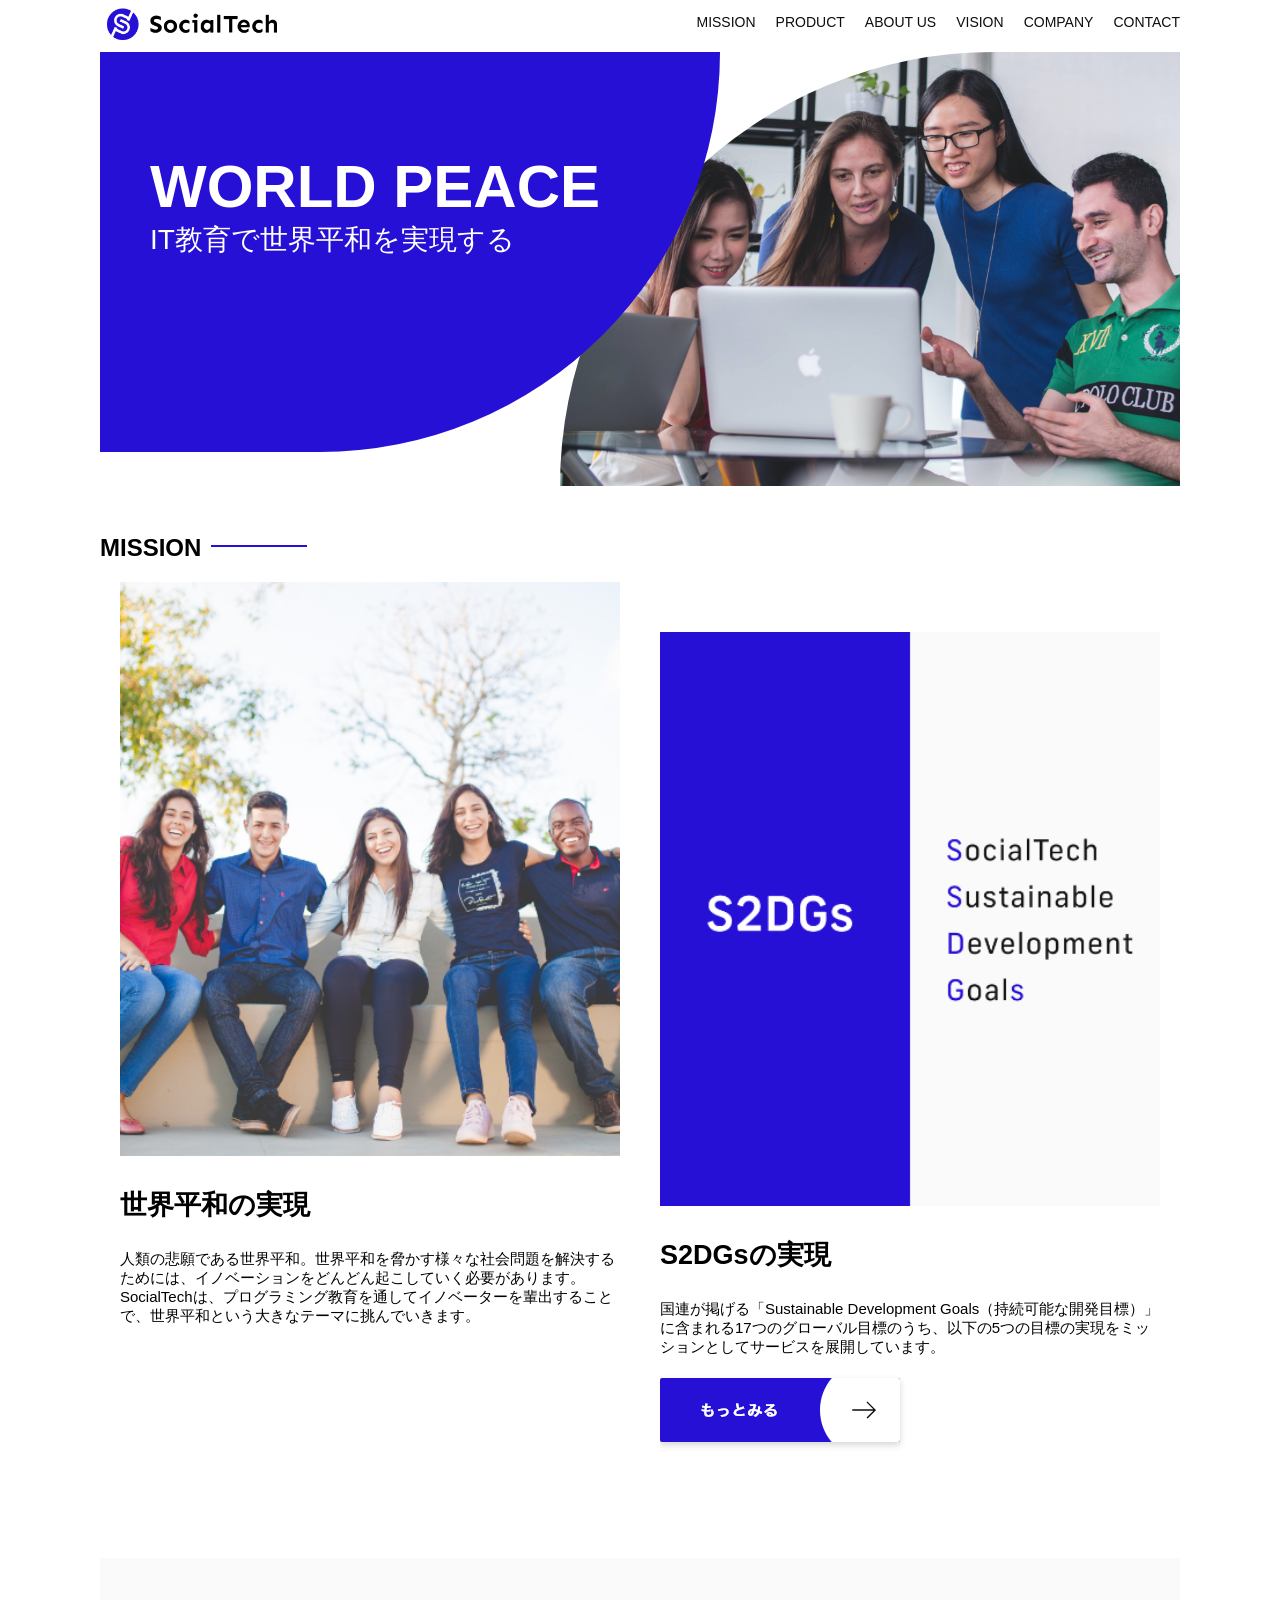
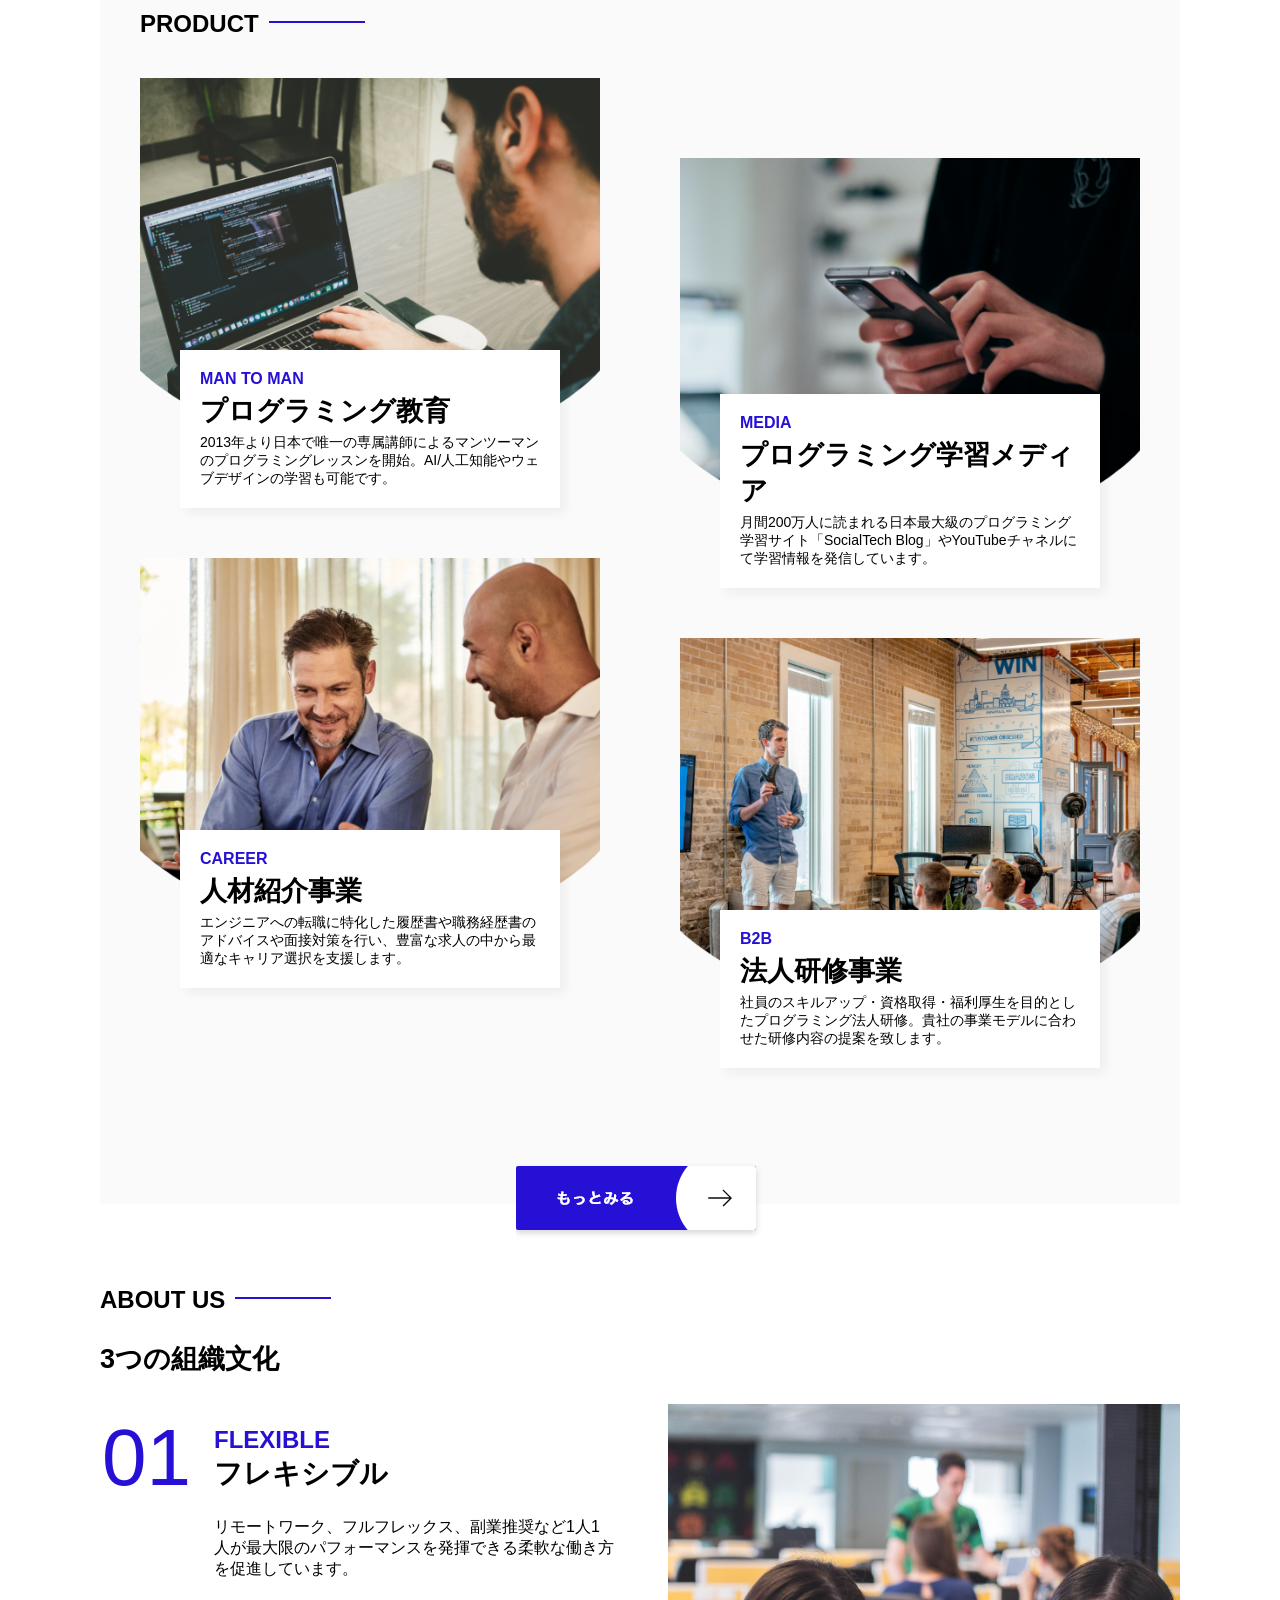
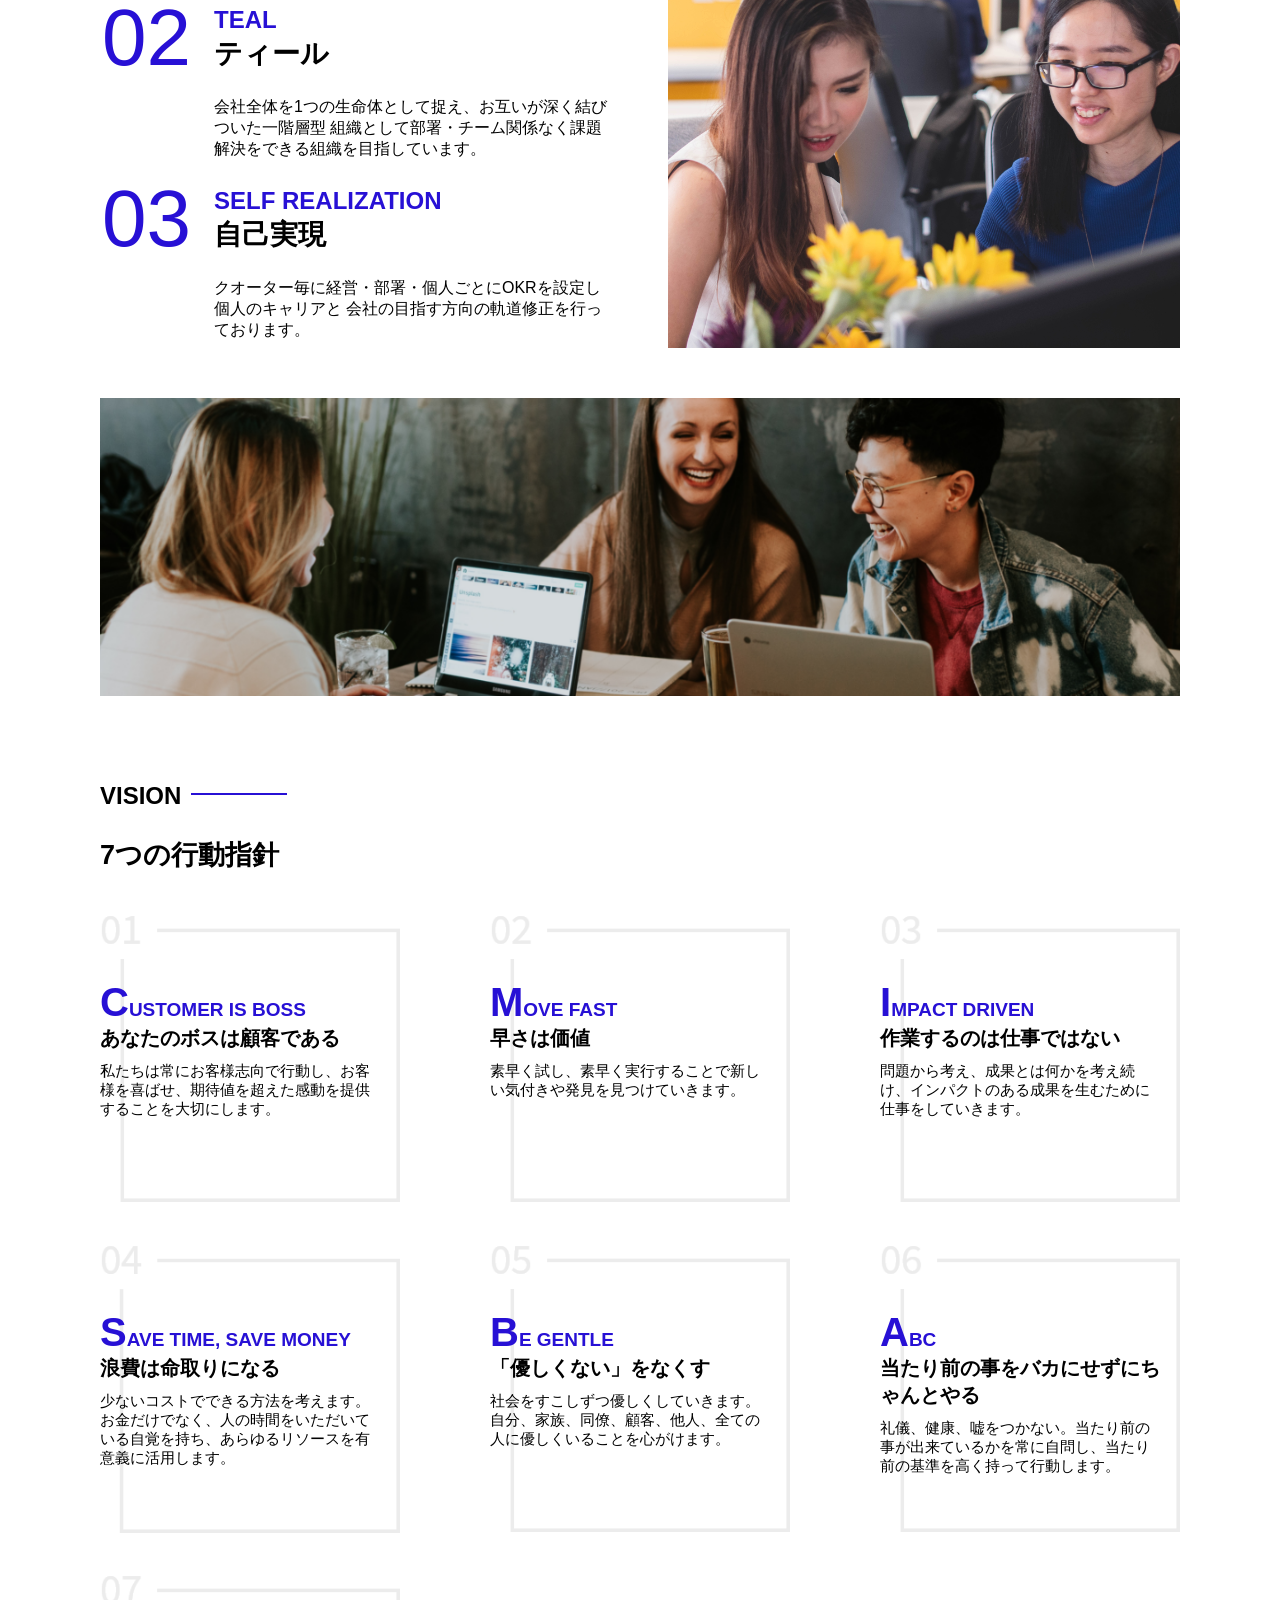
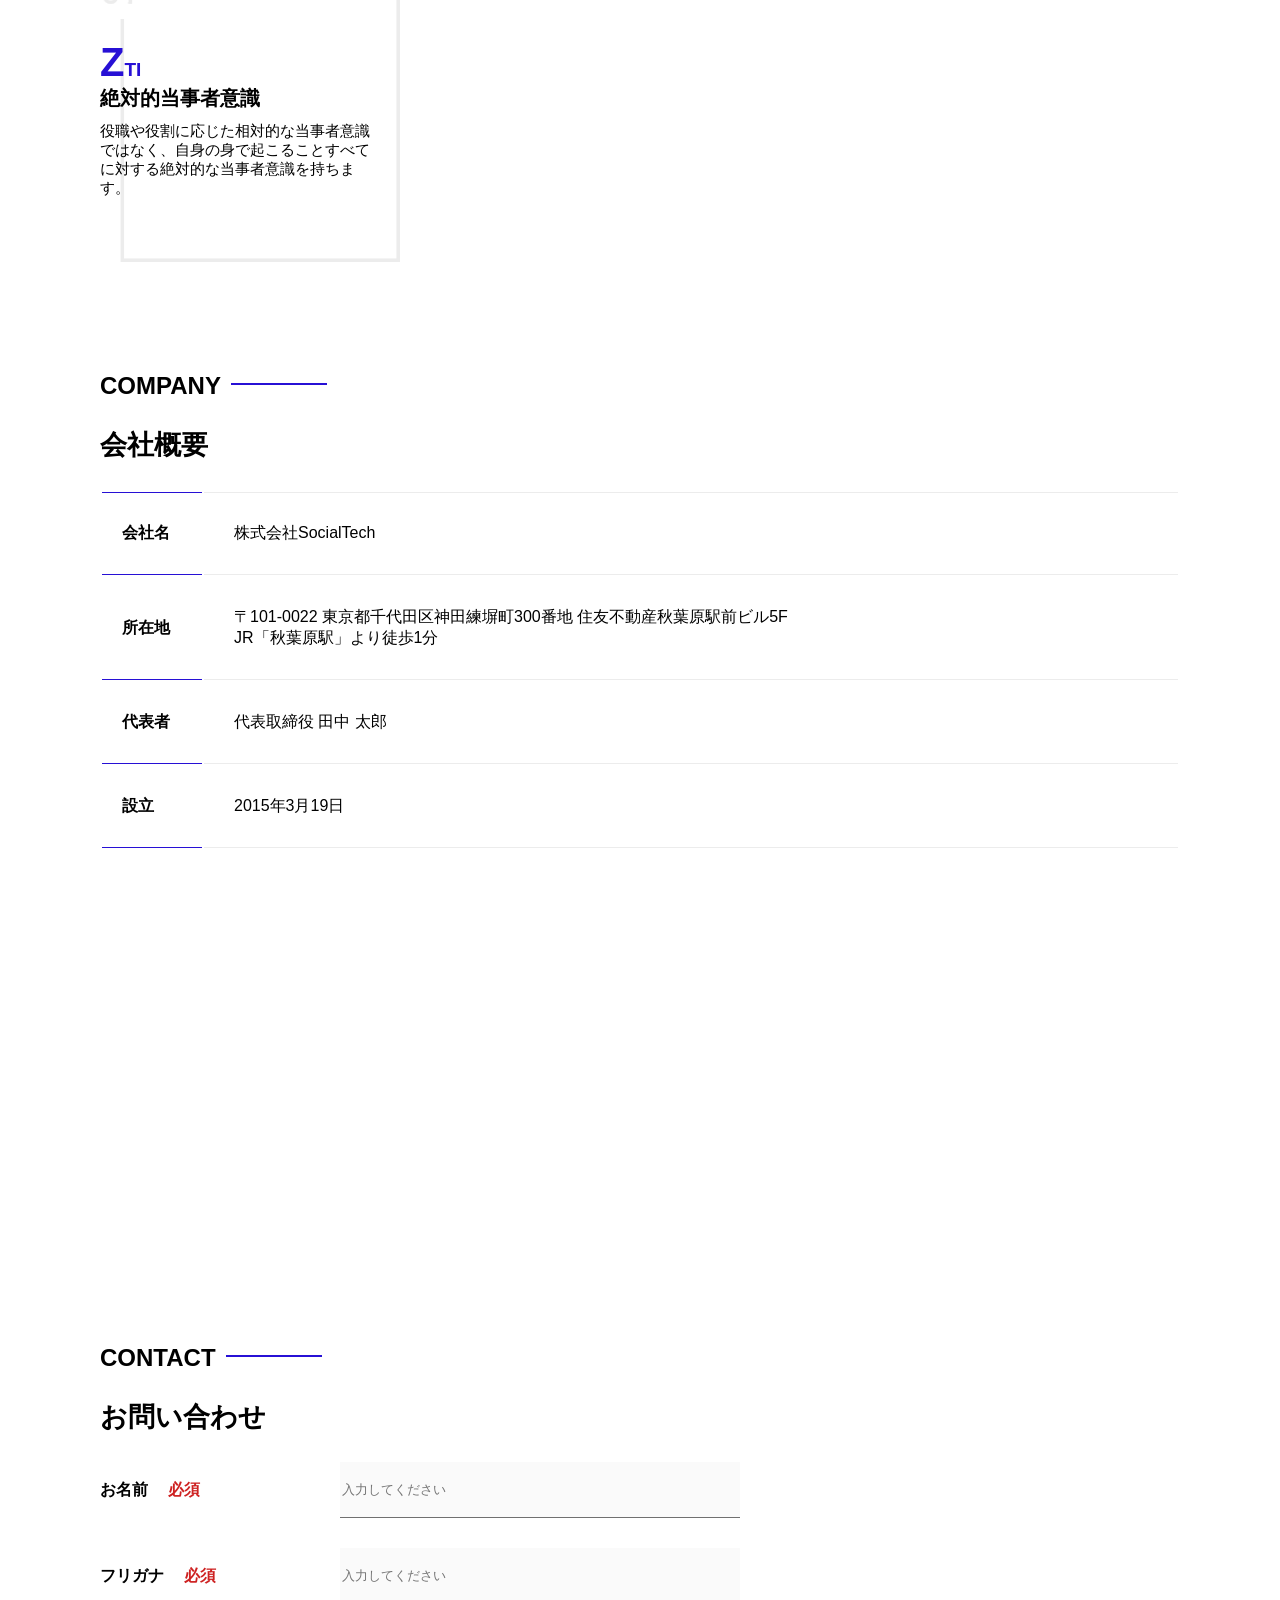
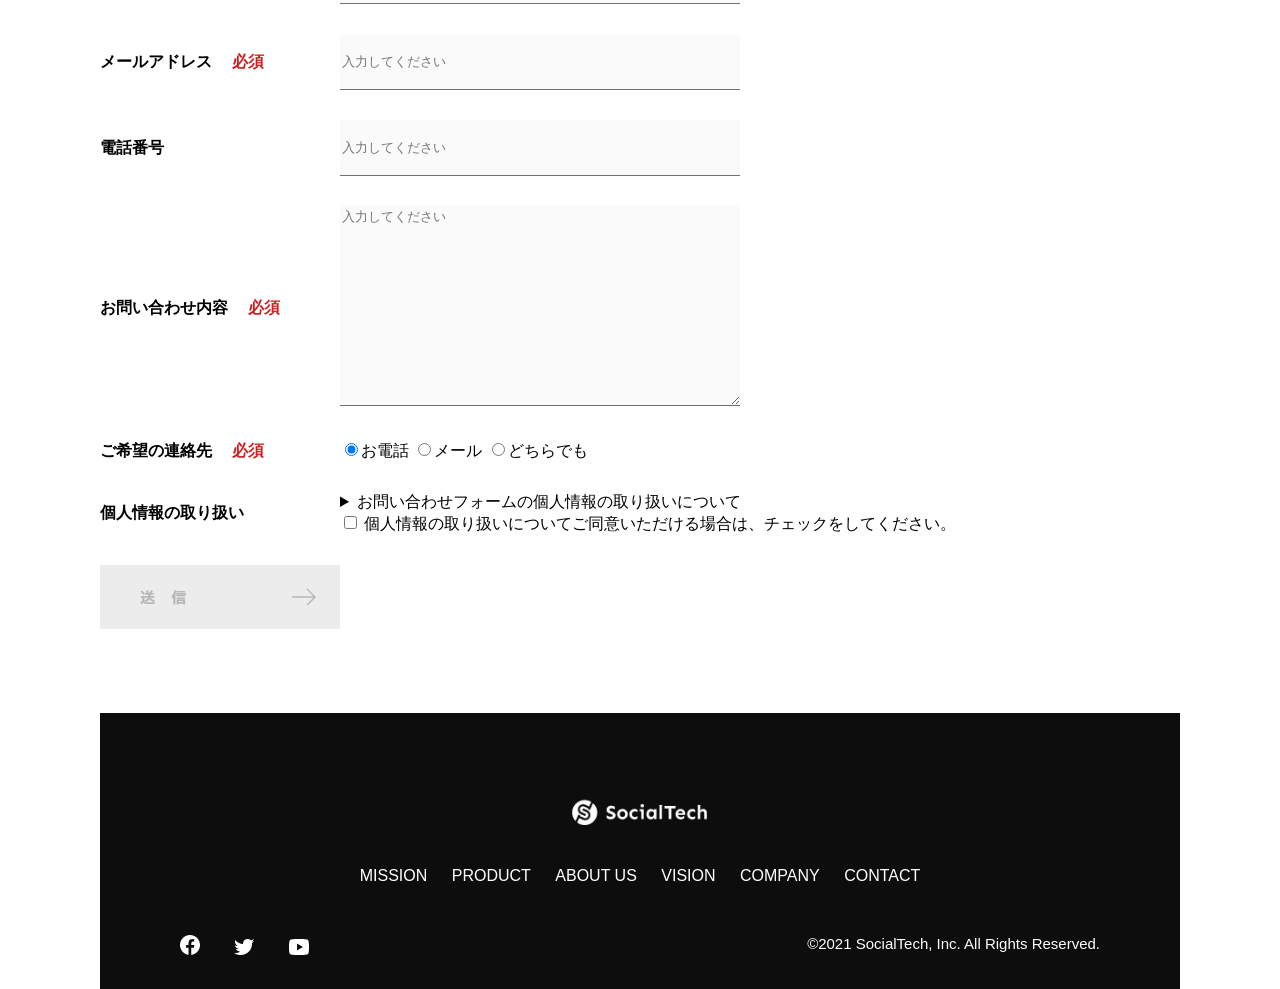
<file: kadai_tutorial_output/index.html>
<!DOCTYPE html>
<html>
  <head>
    <title>SocialTech</title>
    <meta charset="UTF-8">
    <meta name="description" content="SocialTechはEdTech業界のリーディングカンパニーを目指します。">
    <meta name="viewport" content="width=device-width, initial-scale=1.0">
    <link rel="stylesheet" href="style.css">
  </head>
  <body>
    <!-- ヘッダー -->
    <header>
      <!-- ロゴ -->
      <a href="index.html" id="logo"><img src="images/logo.png" alt="トップページに戻る"></a>

       <!-- PC用ナビゲーション -->
      <nav id="nav-pc">
        <ul>
          <li><a href="mission.html">MISSION</a></li>
          <li><a href="product.html">PRODUCT</a></li>
          <li><a href="index.html#aboutus">ABOUT US</a></li>
          <li><a href="index.html#vision">VISION</a></li>
          <li><a href="index.html#company">COMPANY</a></li>
          <li><a href="index.html#contact">CONTACT</a></li>
        </ul>
      </nav>
      
       <!-- スマホ用メニューボタン -->
       <button id="menu-sp" onclick="document.getElementById('nav-sp').style.display = 'block'">
         <img src="images/button-menu.png" alt="ナビゲーションを開く">
       </button>
        <!-- スマホ用ナビゲーション -->
       <div id="nav-sp">
         <button id="close" onclick="document.getElementById('nav-sp').style.display = 'none'">
           <img src="images/button-close.png" alt="ナビゲーションを閉じる">
         </button>
 
         <nav>
           <ul>
             <li>
               <a id="logo-sp" href="index.html" onclick="document.getElementById('nav-sp').style.display = 'none'"><img src="images/logo-sp.png" alt="トップページに戻る"></a>
             </li>
             <li><a class="menu" href="mission.html" onclick="document.getElementById('nav-sp').style.display = 'none'">MISSION</a></li>
             <li><a class="menu" href="product.html" onclick="document.getElementById('nav-sp').style.display = 'none'">PRODUCT</a></li>
             <li><a class="menu" href="index.html#aboutus" onclick="document.getElementById('nav-sp').style.display = 'none'">ABOUT US</a></li>
             <li><a class="menu" href="index.html#vision" onclick="document.getElementById('nav-sp').style.display = 'none'">VISION</a></li>
             <li><a class="menu" href="index.html#company" onclick="document.getElementById('nav-sp').style.display = 'none'">COMPANY</a></li>
             <li><a class="menu" href="index.html#contact" onclick="document.getElementById('nav-sp').style.display = 'none'">CONTACT</a></li>
           </ul>
         </nav>
         <div id="sns">
           <a href="https://www.facebook.com/sejuku2013">
             <img src="images/button-facebook.png" alt="Facebookのリンク">
           </a>
           <a href="https://twitter.com/samuraijuku">
             <img src="images/button-twitter.png" alt="Twitterのリンク">
           </a>
           <a href="https://www.youtube.com/channel/UCCFOQO5aDK0xXam4cUQXT8g">
             <img src="images/button-youtube.png" alt="YouTubeのリンク">
           </a>
         </div>
       </div>
    </header>
    <main>
      <article>
        <!-- メインビジュアル -->
        <section id="main-visual">
          <div id="main-message">
            <h1>WORLD PEACE</h1>
            <p>IT教育で世界平和を実現する</p>
          </div>
          <img src="images/index/index-main.png" alt="PCの周りに集まる多国籍の仲間たち">
        </section>
        </section>
        <!-- ミッション -->
        <section id="mission">
          <h2 class="index-h2">MISSION</h2>
          <div id="mission-flex">
            <div>
              <img id="mission-photo" src="images/index/index-mission.png" alt="屋外のベンチで写真を撮影する多国籍の仲間たち">
              <h3>世界平和の実現</h3>
              <p>
                人類の悲願である世界平和。世界平和を脅かす様々な社会問題を解決するためには、イノベーションをどんどん起こしていく必要があります。SocialTechは、プログラミング教育を通してイノベーターを輩出することで、世界平和という大きなテーマに挑んでいきます。
              </p>
            </div>
            <div>
              <img id="s2dgs" src="images/index/s2dgs.png" alt="S2DGs">
              <h3>S2DGsの実現</h3>
              <p>国連が掲げる「Sustainable Development Goals（持続可能な開発目標）」に含まれる17つのグローバル目標のうち、以下の5つの目標の実現をミッションとしてサービスを展開しています。</p>
              <a href="mission.html">
                <img src="images/button-more.png" alt="もっとみる">
              </a>
            </div>
          </div>
        </section>
       <!-- プロダクト -->
        <section id="product">
          <h2 class="index-h2">PRODUCT</h2>
          <div class="product-flex">
            <div id="product-left">
              <div>
                <img class="product-photo" src="images/index/index-mantoman.png" alt="PCでコードを書く男性">
                <div class="product-explain">
                  <span>MAN TO MAN</span>
                  <h3>プログラミング教育</h3>
                  <p>2013年より日本で唯一の専属講師によるマンツーマンのプログラミングレッスンを開始。AI/人工知能やウェブデザインの学習も可能です。</p>
                </div>
              </div>
              <div>
                <img class="product-photo" src="images/index/index-career.png" alt="笑顔で話し合う2人の男性">
                <div class="product-explain">
                  <span>CAREER</span>
                  <h3>人材紹介事業</h3>
                  <p>エンジニアへの転職に特化した履歴書や職務経歴書のアドバイスや面接対策を行い、豊富な求人の中から最適なキャリア選択を支援します。</p>
                </div>
              </div>
            </div>
            <div id="product-right">
              <div>
                <img class="product-photo" src="images/index/index-media.png" alt="スマートフォンを操作する人">
                <div class="product-explain">
                  <span>MEDIA</span>
                  <h3>プログラミング学習メディア</h3>
                  <p>月間200万人に読まれる日本最大級のプログラミング学習サイト「SocialTech Blog」やYouTubeチャネルにて学習情報を発信しています。</p>
                </div>
              </div>
              <div>
                <img class="product-photo" src="images/index/index-b2b.png" alt="講演中の男性とそれを聴く人々">
                <div class="product-explain">
                  <span>B2B</span>
                  <h3>法人研修事業</h3>
                  <p>社員のスキルアップ・資格取得・福利厚生を目的としたプログラミング法人研修。貴社の事業モデルに合わせた研修内容の提案を致します。</p>
                </div>
              </div>
            </div>  
          </div>
          <div id="product-more">
            <a href="product.html">
              <img src="images/button-more.png" alt="もっとみる">
            </a>
          </div>
        </section>
        <!-- ABOUT US -->
        <section id="aboutus">
          <h2 class="index-h2">ABOUT US</h2>
          <h3>3つの組織文化</h3>
          <div>
           <table class="culture-table">
              <tr>
              <td class="culture-num">01</td>
              <th><span class="culture-en">FLEXIBLE</span><br>フレキシブル</th>
            </tr>
            <tr>
              <td>
                <!--空のセル-->
              </td>
              <td class="culture-description">リモートワーク、フルフレックス、副業推奨など1人1人が最大限のパフォーマンスを発揮できる柔軟な働き方を促進しています。</td>
            </tr>
            <tr>
              <td class="culture-num">02</td>
              <th><span class="culture-en">TEAL</span><br>ティール</th>
            </tr>
            <tr>
              <td> 
                <!--空のセル-->
              </td>
              <td class="culture-description">会社全体を1つの生命体として捉え、お互いが深く結びついた一階層型 組織として部署・チーム関係なく課題解決をできる組織を目指しています。</td>
            </tr>
            <tr>
              <td class="culture-num">03</td>
              <th><span class="culture-en">SELF REALIZATION</span><br>自己実現</th>
            </tr>
            <tr>
              <td>
                 <!--空のセル-->
              </td>
              <td class="culture-description">クオーター毎に経営・部署・個人ごとにOKRを設定し個人のキャリアと 会社の目指す方向の軌道修正を行っております。</td>
            </tr>
            </table>
            <img class="culture-img" src="images/index/index-aboutus1.png" alt="笑顔で話し合う2人の女性">
          </div>
          <img class="culture-img2" src="images/index/index-aboutus2.png" alt="笑顔で話し合う3人の男女">
        </section>
        <!-- VISION -->
        <section id="vision">
          <h2 class="index-h2">VISION</h2>
          <h3>7つの行動指針</h3>
          <div>
              <div class="vision-box">
                <img src="images/index/vision-01.png" alt="01">
                <div>
                  <h4>CUSTOMER IS BOSS</h4>
                  <h5>あなたのボスは顧客である</h5>
                  <p>私たちは常にお客様志向で行動し、お客様を喜ばせ、期待値を超えた感動を提供することを大切にします。</p>
                </div>
              </div>
                <div class="vision-box">
               <img src="images/index/vision-02.png" alt="02">
               <div>
                 <h4>MOVE FAST</h4>
                 <h5>早さは価値</h5>
                 <p>素早く試し、素早く実行することで新しい気付きや発見を見つけていきます。</p>
               </div>
             </div>
             <div class="vision-box">
               <img src="images/index/vision-03.png" alt="03">
               <div>
                 <h4>IMPACT DRIVEN</h4>
                 <h5>作業するのは仕事ではない</h5>
                 <p>問題から考え、成果とは何かを考え続け、インパクトのある成果を生むために仕事をしていきます。</p>
               </div>
             </div>
             <div class="vision-box">
               <img src="images/index/vision-04.png" alt="04">
               <div>
                 <h4>SAVE TIME, SAVE MONEY</h4>
                 <h5>浪費は命取りになる</h5>
                 <p>少ないコストでできる方法を考えます。お金だけでなく、人の時間をいただいている自覚を持ち、あらゆるリソースを有意義に活用します。</p>
               </div>
             </div>
             <div class="vision-box">
               <img src="images/index/vision-05.png" alt="05">
               <div>
                 <h4>BE GENTLE</h4>
                 <h5>「優しくない」をなくす</h5>
                 <p>社会をすこしずつ優しくしていきます。自分、家族、同僚、顧客、他人、全ての人に優しくいることを心がけます。</p>
               </div>
             </div>
             <div class="vision-box">
               <img src="images/index/vision-06.png" alt="06">
               <div>
                 <h4>ABC</h4>
                 <h5>当たり前の事をバカにせずにちゃんとやる</h5>
                 <p>礼儀、健康、嘘をつかない。当たり前の事が出来ているかを常に自問し、当たり前の基準を高く持って行動します。</p>
               </div>
             </div>
             <div class="vision-box">
               <img src="images/index/vision-07.png" alt="07">
               <div>
                 <h4>ZTI</h4>
                 <h5>絶対的当事者意識</h5>
                 <p>役職や役割に応じた相対的な当事者意識ではなく、自身の身で起こることすべてに対する絶対的な当事者意識を持ちます。</p>
               </div>
             </div>
          </div>
        </section>
        <!--COMPANY  -->
        <section id="company">
          <h2 class="index-h2">COMPANY</h2>
          <h3>会社概要</h3> 
             <table id="company-table">
             <tr>
               <th class="tableheader tableheader-first">会社名</th>
               <td class="cell cell-first">株式会社SocialTech</td>
             </tr>
             <tr>
               <th class="tableheader">所在地</th>
               <td class="cell">〒101-0022 東京都千代田区神田練塀町300番地 住友不動産秋葉原駅前ビル5F<br>JR「秋葉原駅」より徒歩1分</td>
             </tr>
             <tr>
               <th class="tableheader">代表者</th>
               <td class="cell">代表取締役 田中 太郎</td>
             </tr>
             <tr>
               <th class="tableheader">設立</th>
               <td class="cell">2015年3月19日</td>
             </tr>
           </table>
 <iframe 
 src="https://www.google.com/maps/embed?pb=!1m18!1m12!1m3!1d3240.0688551336807!2d139.7720776771055!3d35.69992317258124!2m3!1f0!2f0!3f0!3m2!1i1024!2i768!4f13.1!3m3!1m2!1s0x60188fee13660e23%3A0x77137876edf742ac!2z5L2P5Y-L5LiN5YuV55Sj56eL6JGJ5Y6f6aeF5YmN44OT44Or!5e0!3m2!1sja!2sjp!4v1704858013291!5m2!1sja!2sjp" 
 style="border: 0" allowfullscreen="" loading="lazy">
 </iframe>          
        </section>
      <!-- お問い合わせフォーム -->
      <section id="contact">
        <h2 class="index-h2">CONTACT</h2>
        <h3>お問い合わせ</h3>
        <form>
          <div>
            <div class="contact-heading">
              <label class="contact-label">お名前<span class="contact-span">必須</span></label>
            </div>
            <div>
              <input type="text" name="name" placeholder="入力してください" class="contact-textbox">
            </div>
          </div>
          <div>
            <div class="contact-heading">
              <label class="contact-label">フリガナ<span class="contact-span">必須</span></label>
            </div>
            <div>
              <input type="text" name="hurigana" placeholder="入力してください" class="contact-textbox">
            </div>
          </div>
          <div>
            <div class="contact-heading">
              <label class="contact-label">メールアドレス<span class="contact-span">必須</span></label>
            </div>
            <div>
              <input type="text" name="email" placeholder="入力してください" class="contact-textbox">
            </div>
          </div>
          <div>
            <div class="contact-heading">
              <label class="contact-label">電話番号</label>
            </div>
            <div>
              <input type="text" name="tel" placeholder="入力してください" class="contact-textbox">
            </div>
          </div>
          <div>
            <div class="contact-heading">
              <label class="contact-label">お問い合わせ内容<span class="contact-span">必須</span></label>
            </div>
            <div>
              <textarea class="contact-textarea" placeholder="入力してください" name="message"></textarea>
            </div>
          </div>
          <div>
            <div class="contact-heading">
              <label class="contact-label">ご希望の連絡先<span class="contact-span">必須</span></label>
            </div>
            <div>
              <input class="radiobutton" type="radio" value="tel" name="contact" checked><label>お電話</label>
              <input class="radiobutton" type="radio" value="mail" name="contact"><label>メール</label>
              <input class="radiobutton" type="radio" value="both" name="contact"><label>どちらでも</label>
            </div>
          </div>
             <div>
               <div class="contact-heading">
                 <label class="contact-label">個人情報の取り扱い</label>
               </div>
               <div>
                 <details>
                   <summary>お問い合わせフォームの個人情報の取り扱いについて</summary>
                   <div>
                     <dl>
                       <dt>１．組織の名称又は氏名</dt>
                       <dd>株式会社SocialTech</dd>
                       <dt>２．個人情報保護管理者（若しくはその代理人）の氏名又は職名、所属及び連絡先</dt>
                       <dd>
                         <p>鈴木 一郎 コーポレート部</p>
                         <p>メールアドレス：samurai@example.com</p>
                         <p>TEL：03-1234-5678</p>
                       </dd>
                       <dt>３．個人情報の利用目的</dt>
                       <dd>
                         <ul>
                           <li>本サービス及び本サービスに関連する情報の提供又はそれらに関する連絡のため</li>
                           <li>ユーザーの本人確認のため</li>
                           <li>当社サービスのご案内のため</li>
                           <li>当社の商品等の広告または宣伝（電子メールによるものを含むものとします。）</li>
                         </ul>
                       </dd>
                       <dt>４．個人情報の取り扱い業務の委託</dt>
                       <dd>個人情報の取扱業務の全部または一部を外部に業務委託する場合があります。その際、弊社は、個人情報を適切に保護できる管理体制を敷き実行していることを条件として委託先を厳選したうえで、機密保持契約を委託先と締結し、お客様の個人情報を厳密に管理させます。</dd>
                       <dt>５．個人情報の開示等の請求</dt>
                       <dd>
                         お客様は、弊社に対してご自身の個人情報の開示等（利用目的の通知、開示、内容の訂正・追加・削除、利用の停止または消去、第三者への提供の停止）に関して、当社問合わせ窓口に申し出ることができます。<br>
                         その際、弊社はお客様ご本人を確認させていただいたうえで、合理的な期間内に対応いたします。<br>
                         なお、個人情報に関する弊社問合わせ先は、次の通りです。
                       </dd>
                       <dd>
                         <p>株式会社SocialTech　個人情報問合せ窓口</p>
                         <p>〒150-0043　東京都千代田区神田練塀町300番地 住友不動産秋葉原駅前ビル5F</p>
                         <p>メールアドレス：samurai@example.com　TEL：03-1234-5678</p>
                       </dd>
 
                       <dt>６．個人情報を提供されることの任意性について</dt>
                       <dd>お客様がご自身の個人情報を弊社に提供されるか否かは、お客様のご判断によりますが、もしご提供されない場合には、適切なサービスが提供できない場合がありますので予めご了承ください。</dd>
                     </dl>
                   </div>
                 </details>
                 <input type="checkbox" name="agree">
                 <span>個人情報の取り扱いについてご同意いただける場合は、チェックをしてください。</span>
               </div>
             </div>
              <input type="image" src="images/button-submit.png" alt="送信する">
        </form>
      </section>
      </article>
    </main>

    <footer>
      <div id="footer-logo">
        <img src="images/logo-sp.png" alt="SocialTech">
      </div>
      <div id="footer-link">
        <a href="mission.html">MISSION</a>
        <a href="product.html">PRODUCT</a>
        <a href="index.html#aboutus">ABOUT US</a>
        <a href="index.html#vision">VISION</a>
        <a href="index.html#company">COMPANY</a>
        <a href="index.html#contact">CONTACT</a>
      </div>
       <div id="sns-footer">
         <div class="sns-btns">
           <a href="https://www.facebook.com/sejuku2013"><img src="images/button-facebook.png" alt="Facebookのリンク"></a>
           <a href="https://twitter.com/samuraijuku"><img src="images/button-twitter.png" alt="Twitterのリンク"></a>
           <a href="https://www.youtube.com/channel/UCCFOQO5aDK0xXam4cUQXT8g"><img src="images/button-youtube.png" alt="YouTubeのリンク"></a>
         </div>
         <p id="copyright">&copy;2021 SocialTech, Inc. All Rights Reserved.</p>
       </div>
    </footer>

  </body>

</html>
</file>
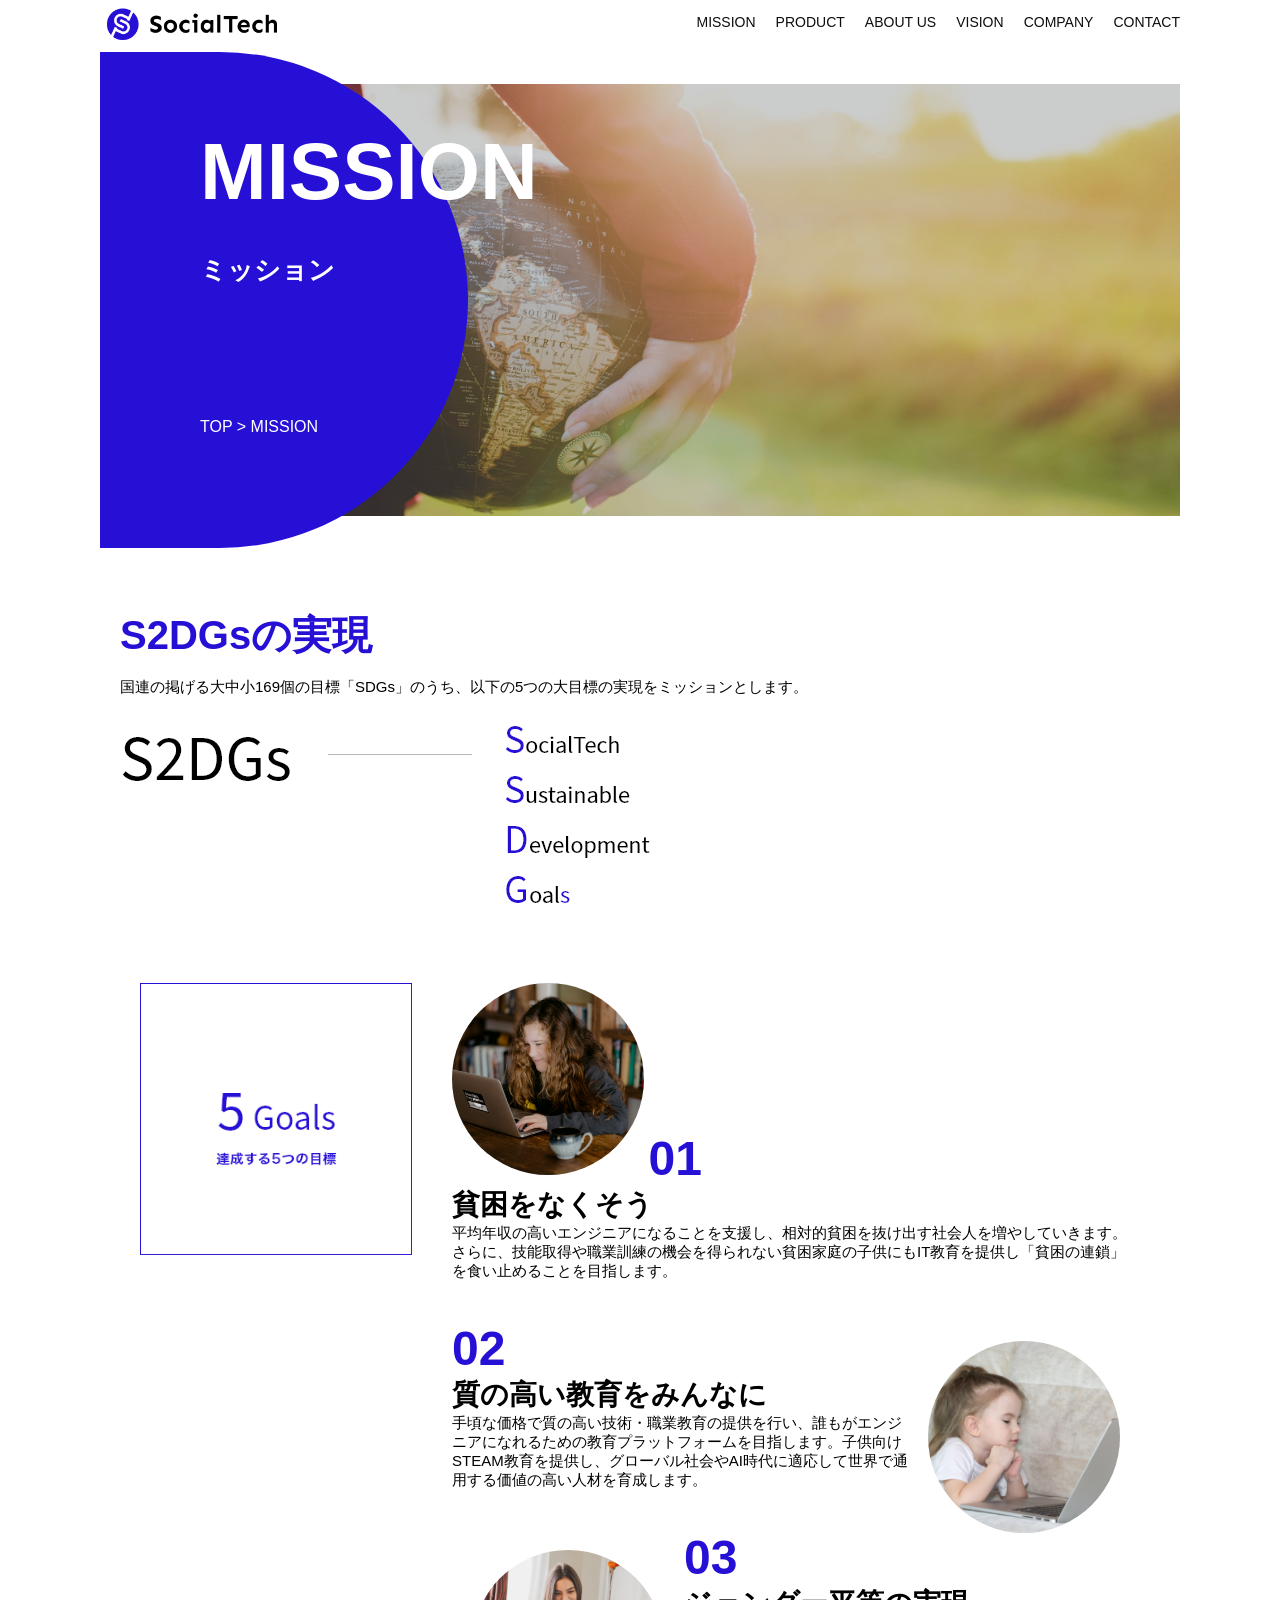
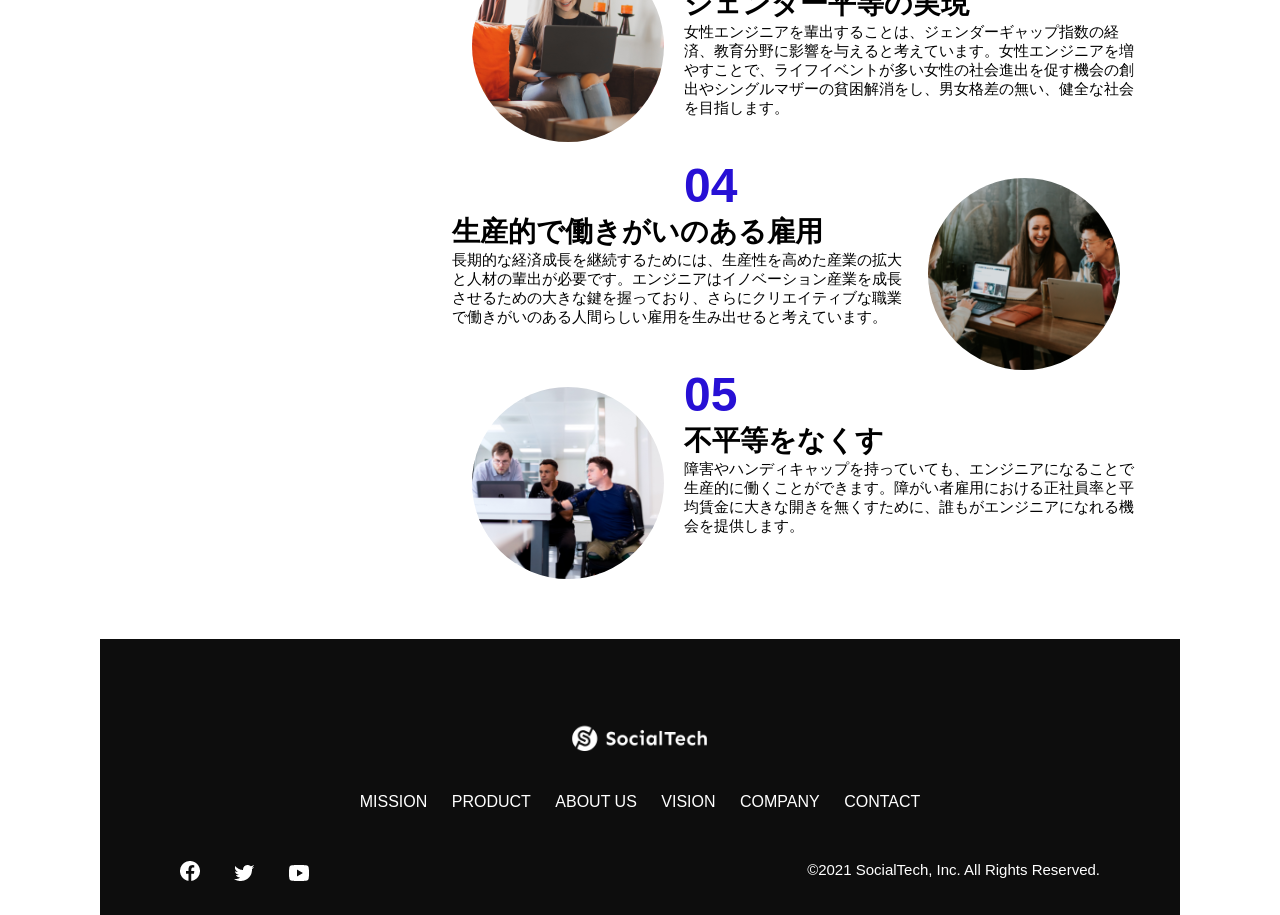
<file: kadai_tutorial_output/mission.html>
<!DOCTYPE html>
<html>
  <head>
    <title>SocialTech - MISSION ミッション -</title>
    <meta charset="UTF-8">
    <meta name="description" content="SocialTechが目指す5つの目標(S2DGs)を紹介します">
    <meta name="viewport" content="width=device-width, initial-scale=1.0">
    <link rel="stylesheet" href="style.css">
  </head>

  <body>
    <!-- ヘッダー -->
    <header>
      <!-- ロゴ -->
      <a href="index.html" id="logo">
        <img src="images/logo.png" alt="トップページに戻る">
      </a>

       <!-- PC用ナビゲーション -->
      <nav id="nav-pc">
        <ul>
          <li><a href="mission.html">MISSION</a></li>
          <li><a href="product.html">PRODUCT</a></li>
          <li><a href="index.html#aboutus">ABOUT US</a></li>
          <li><a href="index.html#vision">VISION</a></li>
          <li><a href="index.html#company">COMPANY</a></li>
          <li><a href="index.html#contact">CONTACT</a></li>
        </ul>
      </nav>

       <!-- スマホ用メニューボタン -->
       <button id="menu-sp" onclick="document.getElementById('nav-sp').style.display = 'block'">
         <img src="images/button-menu.png" alt="ナビゲーションを開く">
       </button>

        <!-- スマホ用ナビゲーション -->
       <div id="nav-sp">
         <button id="close" onclick="document.getElementById('nav-sp').style.display = 'none'">
           <img src="images/button-close.png" alt="ナビゲーションを閉じる">
         </button>

         <nav>
           <ul>
             <li>
               <a id="logo-sp" href="index.html" onclick="document.getElementById('nav-sp').style.display = 'none'"><img src="images/logo-sp.png" alt="トップページに戻る"></a>
             </li>
             <li><a class="menu" href="mission.html" onclick="document.getElementById('nav-sp').style.display = 'none'">MISSION</a></li>
             <li><a class="menu" href="product.html" onclick="document.getElementById('nav-sp').style.display = 'none'">PRODUCT</a></li>
             <li><a class="menu" href="index.html#aboutus" onclick="document.getElementById('nav-sp').style.display = 'none'">ABOUT US</a></li>
             <li><a class="menu" href="index.html#vision" onclick="document.getElementById('nav-sp').style.display = 'none'">VISION</a></li>
             <li><a class="menu" href="index.html#company" onclick="document.getElementById('nav-sp').style.display = 'none'">COMPANY</a></li>
             <li><a class="menu" href="index.html#contact" onclick="document.getElementById('nav-sp').style.display = 'none'">CONTACT</a></li>
           </ul>
         </nav>
         <div id="sns">
           <a href="https://www.facebook.com/sejuku2013">
             <img src="images/button-facebook.png" alt="Facebookのリンク">
           </a>
           <a href="https://twitter.com/samuraijuku">
             <img src="images/button-twitter.png" alt="Twitterのリンク">
           </a>
           <a href="https://www.youtube.com/channel/UCCFOQO5aDK0xXam4cUQXT8g">
             <img src="images/button-youtube.png" alt="YouTubeのリンク">
           </a>
         </div>
       </div>
    </header>

    <main>
      <article>
        <section id="mission-main">
          <div class="mission-main-inner">
            <div id="mission-title">
              <h1>MISSION<br><span>ミッション</span></h1>
              <p>TOP > MISSION</p>  
            </div>
          </div>
        </section>

        <section id="mission-s2dgs">
          <h2 class="mission-h2">S2DGsの実現</h2>
          <p>国連の掲げる大中小169個の目標「SDGs」のうち、以下の5つの大目標の実現をミッションとします。</p>
          <img src="images/mission/mission-s2dgs.png" alt="S2DGs">
        </section>

        <section id="mission-five-goals">
          <div class="five-goals-image">
            <img src="images/mission/mission-5goals.png" alt="5goals">
          </div>
          <div class="five-goals-read">
            <div>
              <img class="five-goals-image-left" src="images/mission/mission-5goals01.png" alt="PCを操作する女の子">
              <span class="fivegoals-number">01</span>
              <h3 class="fivegoals-h3">貧困をなくそう</h3>
              <p class="fivegoals-p">平均年収の高いエンジニアになることを支援し、相対的貧困を抜け出す社会人を増やしていきます。さらに、技能取得や職業訓練の機会を得られない貧困家庭の子供にもIT教育を提供し「貧困の連鎖」を食い止めることを目指します。</p>
            </div>
            <div>
               <img class="fivegoals-image-right" src="images/mission/mission-5goals02.png" alt="PCを見つめる小さい女の子">
               <span class="fivegoals-number">02</span>
               <h3 class="fivegoals-h3">質の高い教育をみんなに</h3>
               <p class="fivegoals-p">手頃な価格で質の高い技術・職業教育の提供を行い、誰もがエンジニアになれるための教育プラットフォームを目指します。子供向けSTEAM教育を提供し、グローバル社会やAI時代に適応して世界で通用する価値の高い人材を育成します。</p>
            </div>
            <div>
               <img class="fivegoals-image-left" src="images/mission/mission-5goals03.png" alt="PCを操作する女性">
               <span class="fivegoals-number">03</span>
               <h3 class="fivegoals-h3">ジェンダー平等の実現</h3>
               <p class="fivegoals-p">女性エンジニアを輩出することは、ジェンダーギャップ指数の経済、教育分野に影響を与えると考えています。女性エンジニアを増やすことで、ライフイベントが多い女性の社会進出を促す機会の創出やシングルマザーの貧困解消をし、男女格差の無い、健全な社会を目指します。</p>
            </div>
            <div>
               <img class="fivegoals-image-right" src="images/mission/mission-5goals04.png" alt="笑顔で話し合う3人の男女">
               <span class="fivegoals-number">04</span>
               <h3 class="fivegoals-h3">生産的で働きがいのある雇用</h3>
               <p class="fivegoals-p">長期的な経済成長を継続するためには、生産性を高めた産業の拡大と人材の輩出が必要です。エンジニアはイノベーション産業を成長させるための大きな鍵を握っており、さらにクリエイティブな職業で働きがいのある人間らしい雇用を生み出せると考えています。</p>
             </div>
             <div>
               <img class="fivegoals-image-left" src="images/mission/mission-5goals05.png" alt="障害を持つ男性が生き生きと働く様子">
               <span class="fivegoals-number">05</span>
               <h3 class="fivegoals-h3">不平等をなくす</h3>
               <p class="fivegoals-p">障害やハンディキャップを持っていても、エンジニアになることで生産的に働くことができます。障がい者雇用における正社員率と平均賃金に大きな開きを無くすために、誰もがエンジニアになれる機会を提供します。</p>
             </div>
          </div>
        </section>
        
      </article>
    </main>

    <footer>
      <div id="footer-logo">
        <img src="images/logo-sp.png" alt="SocialTech">
      </div>
      <div id="footer-link">
        <a href="mission.html">MISSION</a>
        <a href="product.html">PRODUCT</a>
        <a href="index.html#aboutus">ABOUT US</a>
        <a href="index.html#vision">VISION</a>
        <a href="index.html#company">COMPANY</a>
        <a href="index.html#contact">CONTACT</a>
      </div>
      <div id="sns-footer">
         <div class="sns-btns">
           <a href="https://www.facebook.com/sejuku2013"><img src="images/button-facebook.png" alt="Facebookのリンク"></a>
           <a href="https://twitter.com/samuraijuku"><img src="images/button-twitter.png" alt="Twitterのリンク"></a>
           <a href="https://www.youtube.com/channel/UCCFOQO5aDK0xXam4cUQXT8g"><img src="images/button-youtube.png" alt="YouTubeのリンク"></a>
         </div>
         <p id="copyright">&copy;2021 SocialTech, Inc. All Rights Reserved.</p>
       </div>
    </footer>

  </body>

</html>
</file>
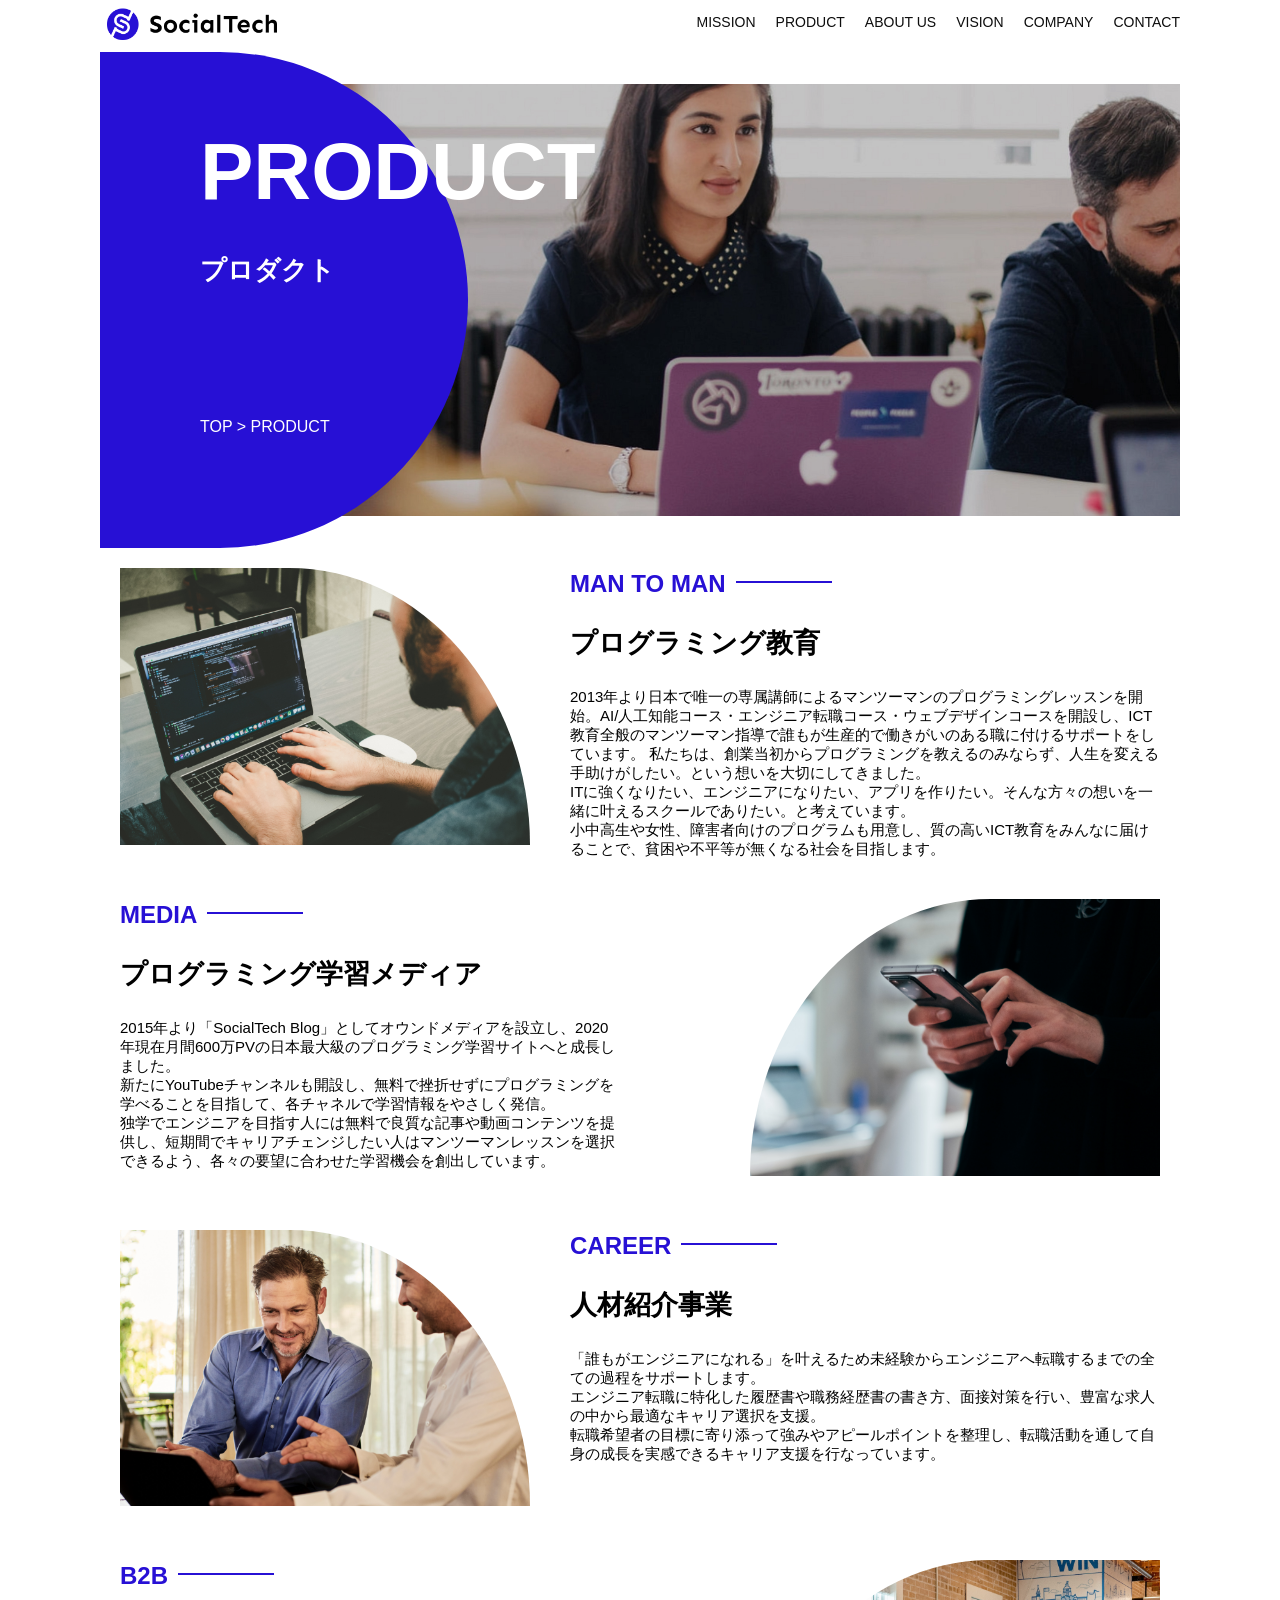
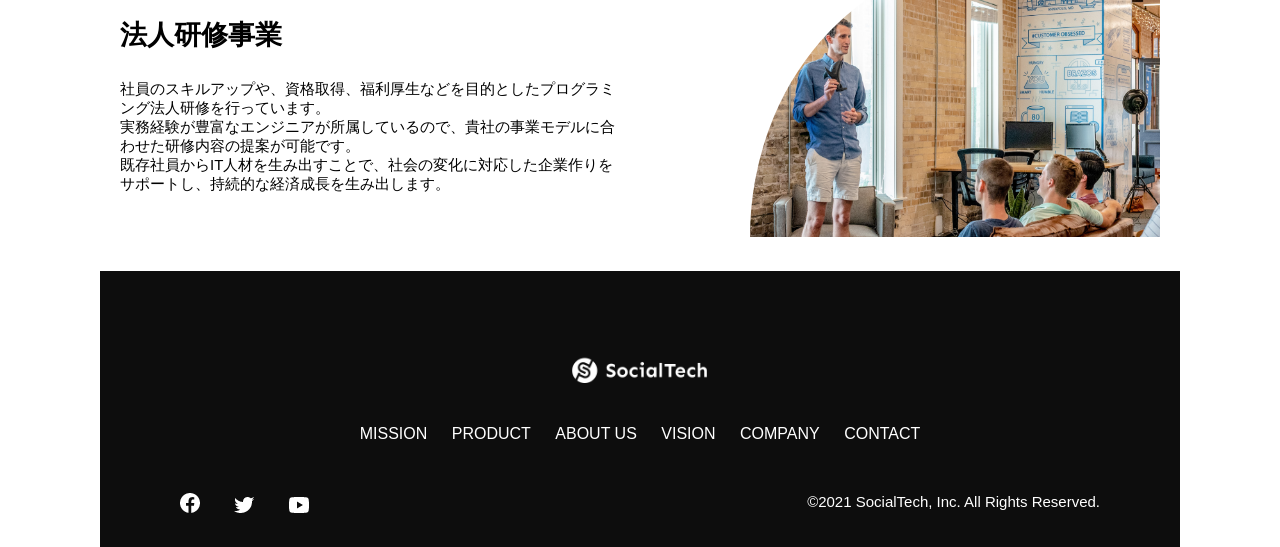
<file: kadai_tutorial_output/product.html>
<!DOCTYPE html>
<html>
  <head>
    <title>SocialTech -PRODUCT プロダクト-</title>
    <meta charset="UTF-8">
    <meta name="description" content="SocialTechの4つのプロダクトを紹介します">
    <meta name="viewport" content="width=device-width, initial-scale=1.0">
    <link rel="stylesheet" href="style.css">
  </head>
  <body>
    <!-- ヘッダー -->
    <header>
      <!-- ロゴ -->
      <a href="index.html" id="logo"><img src="images/logo.png" alt="トップページに戻る"></a>

       <!-- PC用ナビゲーション -->
      <nav id="nav-pc">
        <ul>
          <li><a href="mission.html">MISSION</a></li>
          <li><a href="product.html">PRODUCT</a></li>
          <li><a href="index.html#aboutus">ABOUT US</a></li>
          <li><a href="index.html#vision">VISION</a></li>
          <li><a href="index.html#company">COMPANY</a></li>
          <li><a href="index.html#contact">CONTACT</a></li>
        </ul>
      </nav>

      <!-- スマホ用メニューボタン -->
       <button id="menu-sp" onclick="document.getElementById('nav-sp').style.display = 'block'">
         <img src="images/button-menu.png" alt="ナビゲーションを開く">
       </button>
        <!-- スマホ用ナビゲーション -->
       <div id="nav-sp">
         <button id="close" onclick="document.getElementById('nav-sp').style.display = 'none'">
           <img src="images/button-close.png" alt="ナビゲーションを閉じる">
         </button>

         <nav>
           <ul>
             <li>
               <a id="logo-sp" href="index.html" onclick="document.getElementById('nav-sp').style.display = 'none'"><img src="images/logo-sp.png" alt="トップページに戻る"></a>
             </li>
             <li><a class="menu" href="mission.html" onclick="document.getElementById('nav-sp').style.display = 'none'">MISSION</a></li>
             <li><a class="menu" href="product.html" onclick="document.getElementById('nav-sp').style.display = 'none'">PRODUCT</a></li>
             <li><a class="menu" href="index.html#aboutus" onclick="document.getElementById('nav-sp').style.display = 'none'">ABOUT US</a></li>
             <li><a class="menu" href="index.html#vision" onclick="document.getElementById('nav-sp').style.display = 'none'">VISION</a></li>
             <li><a class="menu" href="index.html#company" onclick="document.getElementById('nav-sp').style.display = 'none'">COMPANY</a></li>
             <li><a class="menu" href="index.html#contact" onclick="document.getElementById('nav-sp').style.display = 'none'">CONTACT</a></li>
           </ul>
         </nav>
         <div id="sns">
           <a href="https://www.facebook.com/sejuku2013">
             <img src="images/button-facebook.png" alt="Facebookのリンク">
           </a>
           <a href="https://twitter.com/samuraijuku">
             <img src="images/button-twitter.png" alt="Twitterのリンク">
           </a>
           <a href="https://www.youtube.com/channel/UCCFOQO5aDK0xXam4cUQXT8g">
             <img src="images/button-youtube.png" alt="YouTubeのリンク">
           </a>
         </div>
       </div>
    </header>

    <main>
      <article>
        <section id="product-main">
          <div class="product-main-inner">
            <div id="product-title">
              <h1>PRODUCT<br><span>プロダクト</span></h1>
              <p>TOP > PRODUCT</p>
            </div>
          </div>
        </section>

        <section class="product-section product-section-left">
          <div class="product-section-img">
            <img src="images/product/product-mantoman.png" alt="PCでコードを書く男性">
          </div>
          <div class="product-read">
            <h2 class="product-h2">MAN TO MAN</h2>
            <h3 class="product-h3">プログラミング教育</h3>
            <p>
              2013年より日本で唯一の専属講師によるマンツーマンのプログラミングレッスンを開始。AI/人工知能コース・エンジニア転職コース・ウェブデザインコースを開設し、ICT教育全般のマンツーマン指導で誰もが生産的で働きがいのある職に付けるサポートをしています。 私たちは、創業当初からプログラミングを教えるのみならず、人生を変える手助けがしたい。という想いを大切にしてきました。<br>ITに強くなりたい、エンジニアになりたい、アプリを作りたい。そんな方々の想いを一緒に叶えるスクールでありたい。と考えています。<br>小中高生や女性、障害者向けのプログラムも用意し、質の高いICT教育をみんなに届けることで、貧困や不平等が無くなる社会を目指します。
            </p>
          </div>
        </section>

        <section class="product-section product-section-right">
          <div class="product-read">
            <h2 class="product-h2">MEDIA</h2>
            <h3 class="product-h3">プログラミング学習メディア</h3>
            <p>2015年より「SocialTech Blog」としてオウンドメディアを設立し、2020年現在月間600万PVの日本最大級のプログラミング学習サイトへと成長しました。<br>新たにYouTubeチャンネルも開設し、無料で挫折せずにプログラミングを学べることを目指して、各チャネルで学習情報をやさしく発信。<br>独学でエンジニアを目指す人には無料で良質な記事や動画コンテンツを提供し、短期間でキャリアチェンジしたい人はマンツーマンレッスンを選択できるよう、各々の要望に合わせた学習機会を創出しています。</p>
          </div>
          <div class="product-section-img">
            <img src="images/product/product-media.png" alt="スマートフォンを操作する人">
          </div>
        </section>

        <section class="product-section product-section-left">
          <div class="product-section-img">
            <img src="images/product/product-career.png" alt="笑顔で話し合う2人の男性">
          </div>
          <div class="product-read">
            <h2 class="product-h2">CAREER</h2>
            <h3 class="product-h3">人材紹介事業</h3>
            <p>「誰もがエンジニアになれる」を叶えるため未経験からエンジニアへ転職するまでの全ての過程をサポートします。<br>エンジニア転職に特化した履歴書や職務経歴書の書き方、面接対策を行い、豊富な求人の中から最適なキャリア選択を支援。<br>転職希望者の目標に寄り添って強みやアピールポイントを整理し、転職活動を通して自身の成長を実感できるキャリア支援を行なっています。<br></p>
          </div>
        </section>

        <section class="product-section product-section-right">
          <div class="product-read">
            <h2 class="product-h2">B2B</h2>
            <h3 class="product-h3">法人研修事業</h3>
            <p>社員のスキルアップや、資格取得、福利厚生などを目的としたプログラミング法人研修を行っています。<br>実務経験が豊富なエンジニアが所属しているので、貴社の事業モデルに合わせた研修内容の提案が可能です。<br>既存社員からIT人材を生み出すことで、社会の変化に対応した企業作りをサポートし、持続的な経済成長を生み出します。</p>
          </div>
          <div class="product-section-img">
            <img src="images/product/product-b2b.png" alt="講演中の男性とそれを聴く人々">
          </div>
        </section>
        
      </article>
    </main>

    <footer>
      <div id="footer-logo">
        <img src="images/logo-sp.png" alt="SocialTech">
      </div>
      <div id="footer-link">
        <a href="mission.html">MISSION</a>
        <a href="product.html">PRODUCT</a>
        <a href="index.html#aboutus">ABOUT US</a>
        <a href="index.html#vision">VISION</a>
        <a href="index.html#company">COMPANY</a>
        <a href="index.html#contact">CONTACT</a>
      </div>
       <div id="sns-footer">
         <div class="sns-btns">
           <a href="https://www.facebook.com/sejuku2013"><img src="images/button-facebook.png" alt="Facebookのリンク"></a>
           <a href="https://twitter.com/samuraijuku"><img src="images/button-twitter.png" alt="Twitterのリンク"></a>
           <a href="https://www.youtube.com/channel/UCCFOQO5aDK0xXam4cUQXT8g"><img src="images/button-youtube.png" alt="YouTubeのリンク"></a>
         </div>
         <p id="copyright">&copy;2021 SocialTech, Inc. All Rights Reserved.</p>
       </div>
    </footer>

  </body>

</html>
</file>
<file: kadai_tutorial_output/style.css>
/* PC、スマホ共通スタイル */
* {
  box-sizing: border-box;
}

p {
  font-size: 15px;
}

body {
  font-family: "Source Sans Pro", "Hiragino Kaku Gothic ProN," Meiyo, Arial, sans-serif;
}

/* PC、スマホ共通スタイル */
body {
  max-width: 1080px;
  margin: 0 auto 0 auto;
   font-family: "Source Sans Pro", "Hiragino Kaku Gothic ProN", Meiryo,Arial,sans-serif;
}

/* ヘッダー */
header {
  display: flex;
  justify-content: space-between;
}

/* ナビゲーションのレイアウト */
#nav-pc {
  font-size: 14px;
}

#nav-pc ul {
  display: flex;
  padding-left: 0;
}

#nav-pc li {
  list-style: none;
}

/* ナビゲーションのリンクの装飾設定 */
#nav-pc a {
  text-decoration: none;
  margin-left: 20px;
  color: #0d0d0d;
}

#nav-pc a:hover {
  text-decoration: underline;
}

/* スマホ用ナビを非表示 */
#nav-sp,
#menu-sp {
  display: none;
}

/* メインビジュアル */
#main-visual {
  position: relative;
  height: 400px;
}

#main-message {
  position: absolute;
  top: 0;
  left: 0;
  background-color: #2710d5;
  color: #ffffff;
  border-radius: 0 0 476px 0;
  max-width: 620px;
  height: 100%;
  width: 100%;
  z-index: 11;
}
#main-message >h1 {
  font-size: 60px;
  margin: 100px 0 0 50px;
}
#main-message >p {
  font-size: 28px;
  margin: 0 0 0 50px;
}
#main-visual >img {
  max-width: 620px;
  border-radius: 476px 0 0 0;
  position: absolute;
  top: 0;
  right: 0;
  z-index: 10;
}

/* 見出し */
h2 {
  margin: 40px 0 0 0;
}

h2::after {
  content: url("images/line.png");
  margin-left: 10px;
}

h3 {
  font-size: 27px;
}

/* ミッション */
#mission {
  margin: 80px auto 80px auto;
}

#mission-flex {
  display: flex;
}

#mission-flex > div {
  width: 50%;
  margin: 20px;
}

#mission-photo {
  width: 100%;
}

#s2dgs {
  margin-top: 50px;
  width: 100%;
}

/* プロダクト */
#product {
  background-color: #fafafa;
  margin: 80px 0 80px 0;
  padding: 10px 40px 0px 40px;
}

/* 外枠 */
#product .product-flex {
  margin-top: 40px;
  display: flex;
}

/* 左のカラム */
#product-left {
  width: 50%;
  margin-right: 20px;
}

/* 右のカラム */
#product-right {
  width: 50%;
  margin-left: 20px;
  margin-top: 80px;
}

/* 画像＋説明の枠 */
#product-left > div {
  position: relative;
  height: 480px;
  margin-right: 20px;
}
#product-right > div {
  position: relative;
  height: 480px;
  margin-left: 20px;
}

/* 画像 */
.product-photo {
  width: 100%;
}

/* 説明文の枠 */
.product-explain {
  background-color: #ffffff;
  position: absolute;
  left: 0;
  bottom: 50px;
  margin: 0 40px 0 40px;
  padding: 20px;
  box-shadow: 5px 5px 10px rgba(0,0,0,0.05);
}

/* 説明文の英語 */
.product-explain > span {
  color: #2710d5;
  font-weight: bold;
  font-size: 16px;
  margin: 0;
}

/* 説明文の見出し */
.product-explain > h3 {
  margin: 5px 0 5px 0;
}

/* 説明文 */
.product-explain > p {
  font-size: 14px;
  margin: 0;
}

/* もっと見るボタン */
#product-more {
  text-align: center;
}

#product-more a {
  position: relative;
  bottom: -42px;
}

/* ABOUT US */
#aboutus {
  margin: 80px auto 80px auto;
}

/* 3つの組織文化と画像を入れる枠 */ 
#aboutus > div {
  display: flex;
}

/* 画像 */
.culture-img {
  width: 50%;
  align-self: flex-start;
}

.culture-img2 {
  margin-top: 50px;
  width: 100%;
}

/* 3つの組織文化の表 */
.culture-table {
  margin-right: 50px;
}

/* 番号 */
.culture-num {
  font-size: 80px;
  color: #2710d5;
  padding: 0 20px 0 0;
}

/* 見出し */
.culture-table th {
  text-align: left;
  font-size: 28px;
  font-weight: bold;
}

/* 組織文化英語 */
.culture-en {
  color: #2710d5;
  font-size: 24px;
}

/* 説明文 */
.culture-description {
  margin: 0;
}

/* ビジョン */
#vision {
  margin: 80px auto 80px auto;
}

/* セクション内の外枠 */
#vision > div {
  display: flex;
  justify-content: space-between;
  flex-wrap: wrap;
}

/* 7つの行動指針の枠 */
.vision-box {
  width: 300px;
  height: 300px;
  margin-bottom: 30px;
  position: relative;
}

.vision-box > img {
  width: 100%;
  position: relative;
  z-index: 30;
}

.vision-box > div {
  position: absolute;
  top: 0;
  left: 0;
  z-index: 31;
  margin-right: 20px;
}

.vision-box > div > h4 {
  color: #2710d5;
  font-size: 19px;
  margin: 80px 0 0 0;
}

.vision-box > div > h4::first-letter {
   font-size: 40px;
}

.vision-box > div > h5 {
   font-size: 20px;
   margin: 0 0 0 0;
}

.vision-box > div > p {
   margin: 10px 0 0 0;
} 

 /* 会社概要 */
#company {
   margin: 80px auto 80px auto;
}

#company-table {
   width: 100%;
}
 
.tableheader {
   text-align: left;
   padding: 20px;
   border-bottom-color: #2710d5;
   border-bottom-width: 1px;
   border-bottom-style: solid;
   width: 100px;
}
 
.tableheader-first {
   border-top-color: #2710d5;
   border-top-width: 1px;
   border-top-style: solid;
}
 
.cell {
   padding: 30px;
   border-bottom-color: #ececec;
   border-bottom-width: 1px;
   border-bottom-style: solid;
}
 
.cell-first {
   border-top-color: #ececec;
   border-top-width: 1px;
   border-top-style: solid;
}

#company > iframe {
   width: 100%;
   height: 368px;
   margin-top: 40px;
} 

 /* お問い合わせ */
#contact {
   margin: 80px auto 80px auto;
} 

 /*外枠 */
#contact > form > div {
   display: flex;
   flex-direction: row;
   flex-wrap: wrap;
   padding-bottom: 30px;
}

 /* 左列の見出し */
.contact-heading {
   width: 240px;
   align-self: center;
}
 /* 見出しのラベル */
.contact-label {
   font-weight: bold;
}
 /* 必須 */
.contact-span {
   color: #ce2222;
   margin: 0 0 0 20px;
   font-weight: bold;
} 

 /* テキストボックス */
.contact-textbox {
   border-top: 0px;
   border-left: 0px;
   border-right: 0px;
   border-bottom-width: 1px;
   border-bottom-color: #707070;
   border-style: solid;
   background-color: #fafafa;
   width: 400px;
   height: 56px;
}
 
/* お問い合わせ内容のテキストエリア */
.contact-textarea {
   border-top: 0px;
   border-left: 0px;
   border-right: 0px;
   border-bottom-width: 1px;
   border-bottom-color: #707070;
   background-color: #fafafa;
   width: 400px;
   height: 200px;
}

/* 個人情報の取り扱い */
#contact dt {
   font-weight: bold;
}
 
#contact dd {
   margin: 0 0 16px 0;
}
 
#contact dd p {
   margin: 0;
}
 
#contact dd ul {
   padding-left: 0;
}
 
#contact dd li {
   margin-bottom: 0;
   list-style: none;
}

/* フッター */
footer {
   background-color: #0d0d0d;
   text-align: center;
   padding: 80px 80px 30px 80px;
}
 
#footer-logo {
   margin-bottom: 30px;
} 

#footer-link {
   margin-bottom: 50px;
}
 
#footer-link > a {
   text-decoration: none;
   margin: 10px;
   color: #ffffff;
}
 
#footer-link > a:hover {
   text-decoration: underline;
}
 
#sns-footer {
   display: flex;
   justify-content: space-between;
}
 
#sns-footer a {
   margin-right: 30px;
}
 
#copyright {
   color: #ffffff;
   margin: 0;
}

/* mission.html用のスタイル */
/* ミッションのメインビジュアル */
.mission-main-inner {
  background-image: url(images/mission/mission-main.png);
  background-repeat: no-repeat;
  background-position-y: center;
}

#mission-title {
  background-color: #2710d5;
  width: 368px;
  color: #ffffff;
  height: 496px;
  border-radius: 0 248px 248px 0;
  position: relative;
}

#mission-title h1 {
  position: absolute;
  top: 0;
  left: 100px;
  font-size: 80px;
  line-height: 1;
}

#mission-title h1 span {
  font-size: 26px;
}

#mission-title p {
  position: absolute;
  top: 350px;
  left: 100px;
  font-size: 16px;
}

/* ミッションページ　S2DGSの設定 */
#mission-s2dgs {
  padding: 20px;
}

.mission-h2 {
  color: #2710d5;
  font-size: 40px;
}

.mission-h2::after {
  content: none;
}

/* ミッションページ　5つのゴールの設定 */
#mission-five-goals {
  padding: 20px;
  display: flex;
}

#mission-five-goals .five-goals-image {
  width: 30%;
  padding: 20px;
}

#mission-five-goals .five-goals-image img {
  width: 100%;
}

#mission-five-goals .five-goals-read {
  width: 70%;
  padding: 20px;
}

#mission-five-goals .five-goals-read > div {
  margin-bottom: 40px;
}

.fivegoals-image-right {
  float: right;
  margin: 20px;
}

.fivegoals-image-left {
  float: left;
  margin: 20px;
}

.fivegoals-number {
  color: #2710d5;
  font-size: 48px;
  font-weight: bold;
  margin: 0;
}

.fivegoals-h3 {
  font-size: 28px;
  margin: 0;
}

.fivegoals-p {
  margin: 0;
}

/* プロダクトページ */
.product-main-inner {
  background-image: url("images/product/product-main.png");
  background-repeat: no-repeat;
  background-position-y: center;
}

#product-title {
  background-color: #2710d5;
  width: 368px;
  color: #ffffff;
  height: 496px;
  border-radius: 0 248px 248px 0;
  position: relative;
}

#product-title h1 {
  position: absolute;
  top: 0;
  left: 100px;
  font-size: 80px;
  line-height: 1;
}

#product-title h1 span {
  font-size: 26px;
}

#product-title > p {
  position: absolute;
  top: 350px;
  left: 100px;
  font-size: 16px;
}

/* セクション */
.product-section {
  display: flex;
  padding: 20px 20px 0;
}

.product-section .product-section-img {
  width: 450px;
}

/* 左が画像のセクション */
.product-section-left .product-section-img img {
  width: 100%;
  padding: 0 40px 30px 0;
  border-radius: 0 432px 0 0;
}

.product-section-left .product-read {
  width: 50%;
  flex-grow: 1;
}

.product-section-left .product-read p {
  margin-bottom: 0;
}

/* 右が画像のセクション */
.product-section-right {
  justify-content: space-between;
}

.product-section-right .product-section-img img {
  width: 100%;
  padding: 0 0 30px 40px;
  border-radius: 432px 0 0 0;
}

.product-section-right .product-read {
  width: 500px;
}

.product-h2 {
  color: #2710d5;
  font-size: 24px;
  margin: 0;
}

/*====================
  スマートフォン用のスタイル
 =====================*/
 @media screen and (max-width: 767px) {
   /* PC用ナビゲーション非表示 */
   #nav-pc {
     display: none;
   }
 
/* ハンバーガーメニュー */
   #menu-sp {
     display: block;
     background-color: transparent;
     float: right;
     padding: 0;
     border: none;
   }
 
/* スマホ用ナビゲーションの表示切替*/
/* 初期状態、レイアウトと非表示設定 */
   #nav-sp {
     background-color: #2710d5;
     position: fixed;
     left: 0;
     top: 0;
     height: 100%;
     width: 100%;
     display: none;
     z-index: 100;
   }
/* ×ボタン */
  #close {
     position: absolute;
     top: 20px;
     right: 20px;
     background-color: transparent;
     border: none;
   }
 
  #nav-sp nav ul {
     padding-left: 0;
   }
 
  #nav-sp nav li {
     list-style: none;
   }
 
/* ナビゲーションメニュー用ロゴ */
  #logo-sp {
     margin: 80px 0 30px 20px;
   } 

/* ナビゲーションのリンクの装飾設定 */
  #nav-sp nav a {
    display: block;
    color: #ffffff;
  }
 
  #nav-sp nav a:hover {
     text-decoration: underline;
   }
 
  #nav-sp .menu {
     text-decoration: none;
     margin: 0 20px 0 20px;
     height: 44px;
     font-size: 16px;
     background-image: url("images/arrow.png");
     background-repeat: no-repeat;
     background-position: right top;
   }
   
  #sns {
    position: absolute;
    bottom: 20px;
    left: 20px;
  }

  #sns > a {
    margin-right: 30px;
  }

  /* メインビジュアル */
  #main-visual {
    position: relative;
    height: 470px;
  }

  #main-visual > div {
    text-align: center;
    height: 280px;
  }

  #main-visual h1 {
    font-size: 28px;
    margin: 90px 0 0 0;
  }

  #main-visual > div > p {
    margin: 0;
    font-size: 15px;
  }

  #main-visual >img {
    width: 100%;
    border-radius: 476px 0 0 0;
    top: auto;
    bottom: 0;
  }

  /* 見出し */
  h2 {
    margin: 15px 0 15px 0;
  }

  h3 {
    font-size: 24px;
    margin: 10px 0 0 0;
  }

  /* ミッション */
  #mission {
    margin: 20px 0 20px 0;
    padding: 0 20px 0 20px;
  }

  #mission-flex {
    flex-direction: column;
  }

  #mission-flex > div {
    width: 100%;
    margin: 0;
  }

  /* プロダクト */
  #product {
    margin: 0;
    padding: 10px 20px 0 20px;
  }

  /* 外枠 */
  #product .product-flex{
    flex-direction: column;
    margin: 0;
  }

  /* 左右のカラム　スマホでは縦並び */
  #product-left,
  #product-right {
    width: 100%;
    margin: 0;
  }

  /* 画像＋説明の枠 */
  #product-left > div,
  #product-right > div {
    height: auto;
    margin: 0;
  }

  /* 説明文の枠 */
  .product-explain {
    position: relative;
    margin: 0;
  }

  .product-explain > h3 {
    margin: 10px 0 10px 0;
    font-size: 24px;
  }

  /* もっと見るボタン */
  #product-more {
    text-align: left;
  }
  /* ABOUT US */
  #aboutus {
    margin: 80px 20px 80px 20px;
  }

  #aboutus > div {
    flex-direction: column;
  }

  .culture-table th {
    font-size: 16px;
  }

  .culture-table {
    margin-right: 0;
    padding-right: 20px;
    order: 2;
  }

  .culture-img {
    width: 100%;
    order: 1;
  }

  .culture-img2 {
    margin-top: 0;
  }

  .culture-num {
    padding: 0;
  }

  .culture-description {
    margin: 0;
  }

  /* ビジョン */
  #vision {
    margin: 80px 20px 80px 20px;
  }

  .vision-box > img {
    position: absolute;
    top: 0;
    left: 0;
  }

  .vision-box > div > h4 {
    margin: 60px 0 0 0;
  }

  /* 会社概要 */
  #company {
    margin: 0 20px 0 20px;
  }

  #company > h3 {
    margin-bottom: 20px;
  }

  .tableheader {
    width: 50px;
  }

  .cell {
    padding: 20px;
  }

  #company > iframe {
    height: 240px;
  }

  /* お問い合わせ */
  #contact {
    margin: 80px 20px 80px 20px;
  }

  #contact > h3 {
    margin-bottom: 20px;
  }

  #contact > form div {
    flex-direction: column;
    margin-bottom: 20px;
  }

  .contact-heading {
    align-self: auto;
    margin-bottom: 20px;
  }

  .contact-textbox {
    min-width: 300px;
    width: 100%;
  }

  .contact-textarea {
    height: 150px;
    width: 100%;
  }

  .radiobutton {
    margin-bottom: 20px;
  }

  /* フッター */
  footer {
    padding: 30px 20px 50px 20px;
    text-align: left;
  }

  #footer-link > a {
    margin: 0 20px 30px 0;
    display: block;
    background-image: url(images/arrow.png);
    background-repeat: no-repeat;
    background-position: right top;
  }

  #footer-link > a:hover {
    text-decoration: underline;
  }

  #sns-footer {
    flex-direction: column;
    justify-content: flex-start;
  }

  #copyright {
    font-size: 12px;
    margin-top: 30px;
  }
  
  /* mission.html用のスタイル */
  /* ミッションのメインビジュアル */
  #mission-main {
    height: 256px;
    margin-top: 4%;
    position: relative;
  }

  .mission-main-inner {
    height: 80%;
    background-size: cover;
  }

  #mission-title {
    width: 136px;
    height: 256px;
    position: absolute;
    top: -10%;
  }

  #mission-title h1 {
    left: 20px;
    font-size: 40px;
  }

  #mission-title h1 span {
    font-size: 18px;
  }

  #mission-title > p {
    top: 180px;
    left: 20px;
    font-size: 13px;
  }

  /* ミッションページ　S2DGSの設定 */
  .mission-h2 {
    font-size: 38px;
    margin: 0px;
  }

  .mission-h2::after {
    content: none;
  }

  #mission-s2dgs > img {
    width: 100%;
  }

  /* ミッションページ　5つのゴールの設定 */
  #mission-five-goals {
    flex-direction: column;
  }

  #mission-five-goals > div {
    padding: 0;
  }

  #mission-five-goals .five-goals-image,
  #mission-five-goals .five-goals-read {
    width: 100%;
    padding: 0;
  }

  #mission-five-goals .five-goals-read > div {
    display: flex;
    flex-direction: column;
  }

  .fivegoals-image-right,
  .fivegoals-image-left {
    align-self: center;
  }
  
  /* プロダクトページ */
  #product-main {
    height: 256px;
    margin-top: 4%;
    position: relative;
  }

  .product-main-inner {
    height: 80%;
    background-size: cover;
  }

  #product-title {
    width: 136px;
    height: 256px;
    position: absolute;
    top: -10%;
  }

  #product-title h1 {
    left: 20px;
    font-size: 40px;
  }

  #product-title h1 span {
    font-size: 18px;
  }

  #product-title > p {
    top: 180px;
    left: 20px;
    font-size: 13px;
  }

/* セクション */
.product-section {
  flex-direction: column;
}

.product-section .product-section-img {
  width: 100%;
}

.product-section .product-section-img img {
  width: 100%;
  padding: 0;
}

/* 左が画像のセクション */
.product-section-left .product-section-img img {
  border-radius: 0 300px 0 0;
}

.product-section-left .product-read {
  width: 100%;
  flex-grow: 1;
}

/* 右が画像のセクション */
.product-section-right .product-section-img img {
  order: 1;
  border-radius: 300px 0 0 0;
}

.product-section-right .product-read {
  order: 2;
  width: 100%;
}
 }
</file>
